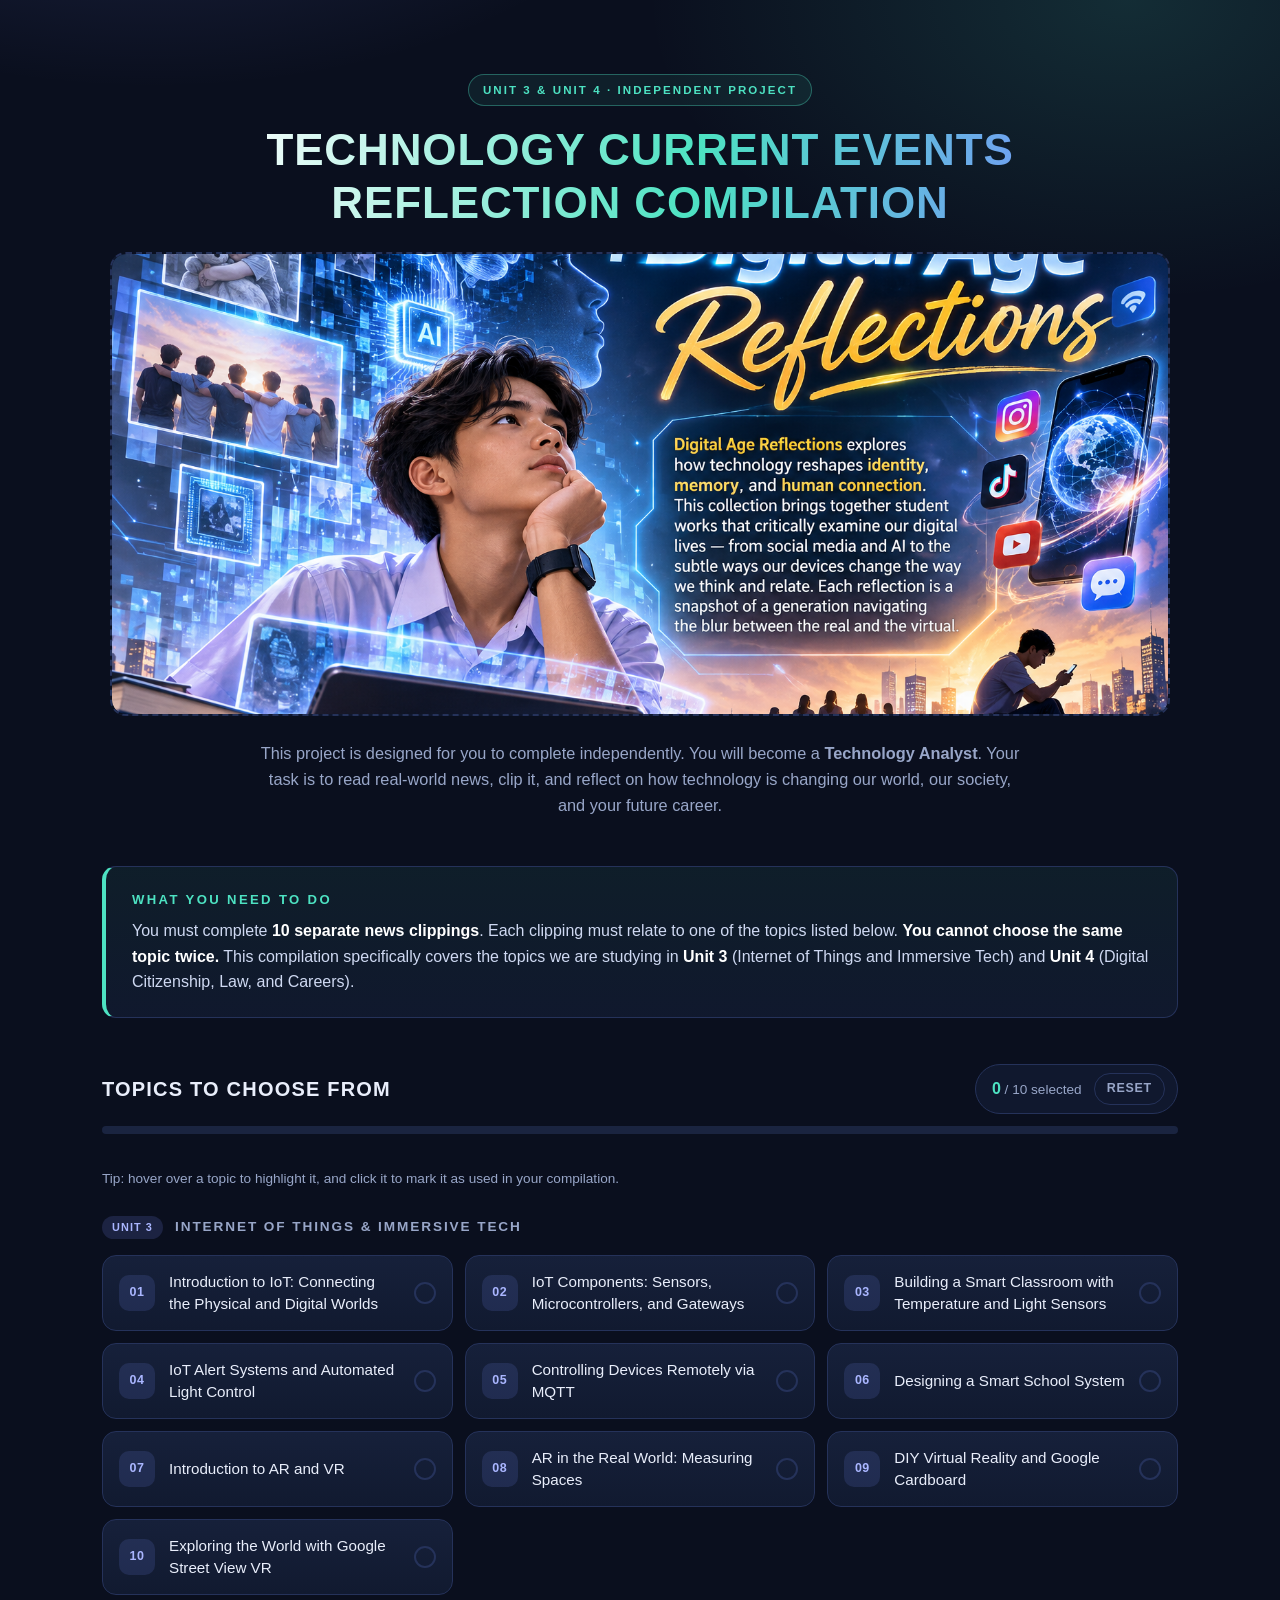
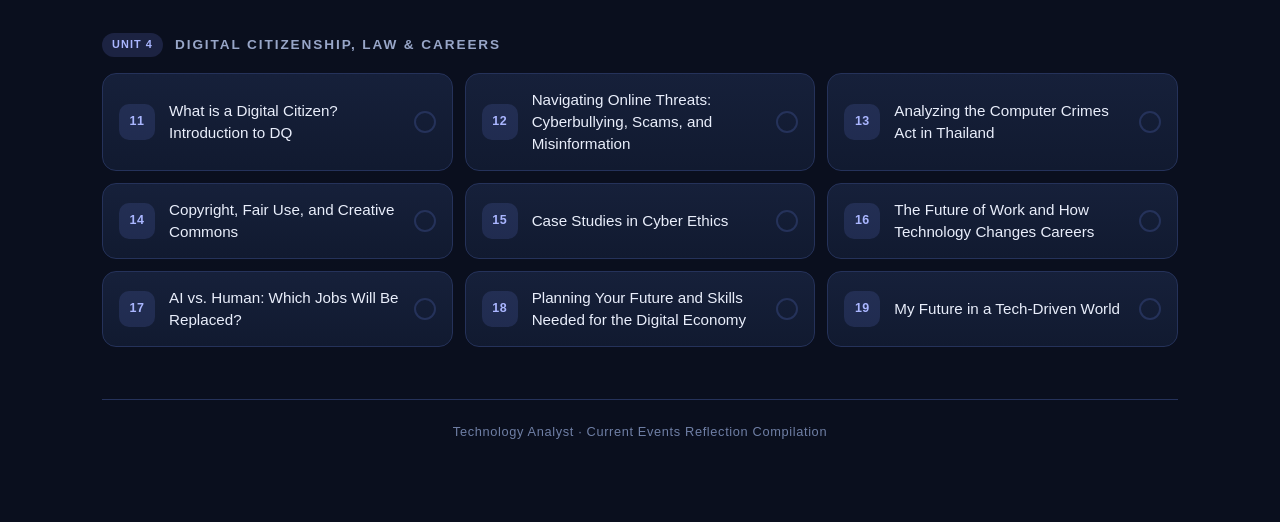
<file: index.html>
<!DOCTYPE html>
<html lang="en">
<head>
<meta charset="UTF-8">
<meta name="viewport" content="width=device-width, initial-scale=1.0">
<title>Technology Current Events Reflection Compilation</title>
<style>
  :root{
    --bg:#0a0f1e;
    --panel:#111a30;
    --panel-2:#16203a;
    --line:#25325a;
    --text:#e9eefb;
    --muted:#98a6c8;
    --accent:#4de2c2;
    --accent-2:#7b8cff;
    --warn:#ffb648;
  }

  *{ box-sizing:border-box; }

  html,body{ margin:0; padding:0; }

  body{
    min-height:100vh;
    background:
      radial-gradient(900px 500px at 12% -10%, rgba(123,140,255,.20), transparent 60%),
      radial-gradient(800px 500px at 88% 0%, rgba(77,226,194,.14), transparent 60%),
      var(--bg);
    color:var(--text);
    font-family: "Segoe UI", Roboto, "Helvetica Neue", Arial, sans-serif;
    line-height:1.6;
    -webkit-font-smoothing:antialiased;
  }

  .page{
    max-width:1120px;
    margin:0 auto;
    padding:48px 22px 80px;
  }

  /* ---------- HERO ---------- */
  .hero{
    text-align:center;
    padding:26px 8px 10px;
  }

  .kicker{
    display:inline-block;
    margin:0 0 18px;
    padding:6px 14px;
    border:1px solid rgba(77,226,194,.35);
    border-radius:999px;
    background:rgba(77,226,194,.08);
    color:var(--accent);
    font-size:.72rem;
    font-weight:700;
    letter-spacing:.18em;
    text-transform:uppercase;
  }

  h1{
    margin:0 0 18px;
    font-size:clamp(1.5rem, 4.2vw, 2.75rem);
    line-height:1.2;
    letter-spacing:.02em;
    font-weight:800;
    background:linear-gradient(100deg, #ffffff 10%, var(--accent) 55%, var(--accent-2) 95%);
    -webkit-background-clip:text;
    background-clip:text;
    color:transparent;
    text-transform:uppercase;
  }

  /* ---------- RESPONSIVE IMAGE AFTER TITLE ---------- */
  .image-placeholder{
    /* fluid box: fills the page width and scales with the viewport */
    position:relative;
    display:flex;
    flex-direction:column;
    align-items:center;
    justify-content:center;
    gap:clamp(4px, 1vw, 12px);

    width:100%;
    max-width:100%;
    margin:22px auto 24px;
    aspect-ratio:16 / 7;
    min-height:150px;
    overflow:hidden;

    border:2px dashed var(--line);
    border-radius:16px;
    background:
      linear-gradient(180deg, rgba(17,26,48,.75), rgba(10,15,30,.75)),
      repeating-linear-gradient(
        45deg,
        rgba(77,226,194,.03) 0 10px,
        rgba(123,140,255,.03) 10px 20px
      );
    color:var(--muted);
    font-size:clamp(.68rem, 1.6vw, .85rem);
    font-weight:700;
    letter-spacing:clamp(.06em, .35vw, .14em);
    text-transform:uppercase;
    transition:border-color .2s ease, background .2s ease, color .2s ease;
  }

  .image-placeholder:hover{
    border-color:var(--accent);
    background:
      linear-gradient(180deg, rgba(17,26,48,.7), rgba(10,15,30,.7)),
      repeating-linear-gradient(
        45deg,
        rgba(77,226,194,.06) 0 10px,
        rgba(123,140,255,.06) 10px 20px
      );
    color:var(--accent);
  }

  /* the actual image: always fills the fluid box, never distorts */
  .image-placeholder img{
    position:absolute;
    inset:0;
    z-index:1;
    display:block;
    width:100%;
    height:100%;
    max-width:100%;
    object-fit:cover;        /* use `contain` if you don't want cropping */
    object-position:center;
    border-radius:14px;
  }

  /* fallback shown only if the image is missing / fails to load */
  .image-icon{
    position:relative;
    z-index:0;
    font-size:clamp(1.8rem, 6vw, 3.4rem);
    line-height:1;
    filter:drop-shadow(0 0 10px rgba(77,226,194,.25));
  }

  .image-fallback{
    position:relative;
    z-index:0;
  }

  /* Taller box on narrow screens so it doesn't get squashed */
  @media (max-width:640px){
    .image-placeholder{
      aspect-ratio:4 / 3;
      min-height:180px;
      border-radius:14px;
    }
    .image-placeholder img{ border-radius:12px; }
  }

  .lede{
    max-width:760px;
    margin:0 auto;
    color:var(--muted);
    font-size:1.02rem;
  }

  /* ---------- TASK CALLOUT ---------- */
  .task{
    margin:38px 0 46px;
    padding:22px 26px;
    border:1px solid var(--line);
    border-left:4px solid var(--accent);
    border-radius:14px;
    background:linear-gradient(180deg, rgba(77,226,194,.07), rgba(17,26,48,.85));
  }

  .task h2{
    margin:0 0 8px;
    font-size:.82rem;
    letter-spacing:.18em;
    text-transform:uppercase;
    color:var(--accent);
  }

  .task p{
    margin:0;
    color:#cfd9f2;
    font-size:1rem;
  }

  .task strong{ color:#fff; }

  /* ---------- TOPIC SECTION HEADER ---------- */
  .topics-head{
    display:flex;
    flex-wrap:wrap;
    gap:14px;
    align-items:center;
    justify-content:space-between;
    margin-bottom:6px;
  }

  .topics-head h2{
    margin:0;
    font-size:1.25rem;
    letter-spacing:.06em;
    text-transform:uppercase;
  }

  .tracker{
    display:flex;
    align-items:center;
    gap:12px;
    padding:8px 12px 8px 16px;
    border:1px solid var(--line);
    border-radius:999px;
    background:rgba(17,26,48,.9);
    font-size:.85rem;
    color:var(--muted);
    transition:border-color .25s, color .25s, background .25s;
  }

  .tracker #count{
    font-weight:800;
    font-size:1rem;
    color:var(--accent);
  }

  .tracker.done{
    border-color:rgba(77,226,194,.6);
    background:rgba(77,226,194,.12);
    color:var(--accent);
  }

  .tracker.done #count{ color:#fff; }

  .tracker.shake{ animation:shake .4s ease; }

  @keyframes shake{
    0%,100%{ transform:translateX(0); }
    25%{ transform:translateX(-6px); }
    50%{ transform:translateX(6px); }
    75%{ transform:translateX(-4px); }
  }

  #reset{
    font:inherit;
    font-size:.78rem;
    font-weight:700;
    letter-spacing:.06em;
    text-transform:uppercase;
    color:var(--muted);
    background:transparent;
    border:1px solid var(--line);
    border-radius:999px;
    padding:5px 12px;
    cursor:pointer;
    transition:.2s;
  }

  #reset:hover{
    color:var(--accent);
    border-color:var(--accent);
    background:rgba(77,226,194,.1);
  }

  .progress{
    height:8px;
    margin:12px 0 34px;
    border-radius:999px;
    background:#1a2440;
    overflow:hidden;
  }

  .progress > i{
    display:block;
    height:100%;
    width:0;
    border-radius:999px;
    background:linear-gradient(90deg, var(--accent), var(--accent-2));
    transition:width .35s ease;
  }

  /* ---------- GROUPS ---------- */
  .group{ margin-bottom:38px; }

  .group-title{
    display:flex;
    align-items:center;
    gap:12px;
    margin:0 0 16px;
    font-size:.85rem;
    font-weight:700;
    letter-spacing:.14em;
    text-transform:uppercase;
    color:var(--muted);
  }

  .chip{
    flex:0 0 auto;
    padding:3px 10px;
    border-radius:999px;
    background:rgba(123,140,255,.16);
    color:#aab6ff;
    font-size:.68rem;
    letter-spacing:.1em;
  }

  /* ---------- TOPIC CARDS ---------- */
  .grid{
    display:grid;
    grid-template-columns:repeat(auto-fill, minmax(290px, 1fr));
    gap:12px;
  }

  .topic{
    position:relative;
    display:flex;
    align-items:center;
    gap:14px;
    width:100%;
    padding:15px 16px;
    font:inherit;
    font-size:.95rem;
    text-align:left;
    color:var(--text);
    background:linear-gradient(180deg, var(--panel-2), var(--panel));
    border:1px solid var(--line);
    border-radius:14px;
    cursor:pointer;
    transition:transform .18s ease, border-color .18s ease,
               box-shadow .18s ease, background .18s ease;
  }

  .topic:hover{
    transform:translateY(-4px);
    border-color:var(--accent);
    background:linear-gradient(180deg, #1b2848, #141d36);
    box-shadow:0 14px 28px -16px rgba(77,226,194,.75),
               0 0 0 1px rgba(77,226,194,.25) inset;
  }

  .topic:focus-visible{
    outline:2px solid var(--accent);
    outline-offset:3px;
  }

  .num{
    flex:0 0 auto;
    display:grid;
    place-items:center;
    width:36px;
    height:36px;
    border-radius:10px;
    background:rgba(123,140,255,.14);
    color:#aab6ff;
    font-size:.78rem;
    font-weight:800;
    letter-spacing:.04em;
    transition:.18s;
  }

  .topic:hover .num{
    background:var(--accent);
    color:#06121a;
  }

  .title{
    flex:1 1 auto;
    line-height:1.45;
  }

  .check{
    flex:0 0 auto;
    display:grid;
    place-items:center;
    width:22px;
    height:22px;
    border:2px solid var(--line);
    border-radius:50%;
    transition:.18s;
  }

  .check::after{
    content:"✓";
    font-size:.75rem;
    font-weight:900;
    color:#06121a;
    opacity:0;
    transform:scale(.4);
    transition:.18s;
  }

  .topic:hover .check{ border-color:var(--accent); }

  /* selected state */
  .topic.selected{
    border-color:var(--accent-2);
    background:linear-gradient(180deg, rgba(123,140,255,.22), rgba(17,26,48,.95));
    box-shadow:0 0 0 1px rgba(123,140,255,.45) inset;
  }

  .topic.selected .num{
    background:var(--accent-2);
    color:#06121a;
  }

  .topic.selected .check{
    background:var(--accent-2);
    border-color:var(--accent-2);
  }

  .topic.selected .check::after{
    opacity:1;
    transform:scale(1);
  }

  .hint{
    margin:0 0 26px;
    font-size:.85rem;
    color:var(--muted);
  }

  footer{
    margin-top:52px;
    padding-top:22px;
    border-top:1px solid var(--line);
    text-align:center;
    font-size:.8rem;
    color:#6f7fa5;
    letter-spacing:.05em;
  }

  @media (prefers-reduced-motion: reduce){
    *{ animation:none !important; transition:none !important; }
    .topic:hover{ transform:none; }
  }
</style>
</head>
<body>

<div class="page">

  <header class="hero">
    <p class="kicker">Unit 3 &amp; Unit 4 · Independent Project</p>
    <h1>Technology Current Events<br>Reflection Compilation</h1>

    <!-- RESPONSIVE IMAGE AFTER THE TITLE -->
    <figure class="image-placeholder">
      <span class="image-icon" aria-hidden="true">🖼️</span>
      <span class="image-fallback">Project image</span>
      <img
        src="/img/Digital-Age-Reflections-Poster.png"
        alt="Digital Age Reflections poster"
        loading="eager"
        decoding="async"
        onerror="this.style.display='none'">
    </figure>

    <p class="lede">
      This project is designed for you to complete independently. You will become a
      <strong>Technology Analyst</strong>. Your task is to read real-world news, clip it,
      and reflect on how technology is changing our world, our society, and your future career.
    </p>
  </header>

  <section class="task">
    <h2>What you need to do</h2>
    <p>
      You must complete <strong>10 separate news clippings</strong>. Each clipping must relate to
      one of the topics listed below. <strong>You cannot choose the same topic twice.</strong>
      This compilation specifically covers the topics we are studying in
      <strong>Unit 3</strong> (Internet of Things and Immersive Tech) and
      <strong>Unit 4</strong> (Digital Citizenship, Law, and Careers).
    </p>
  </section>

  <section class="topics">
    <div class="topics-head">
      <h2>Topics to choose from</h2>
      <div class="tracker" id="tracker">
        <span><span id="count">0</span> / 10 selected</span>
        <button id="reset" type="button">Reset</button>
      </div>
    </div>

    <div class="progress"><i id="bar"></i></div>

    <p class="hint">Tip: hover over a topic to highlight it, and click it to mark it as used in your compilation.</p>

    <div id="topicsRoot"></div>
  </section>

  <footer>Technology Analyst · Current Events Reflection Compilation</footer>
</div>

<script>
  /* ---------------- DATA ---------------- */
  const GROUPS = [
    {
      unit: "Unit 3",
      name: "Internet of Things &amp; Immersive Tech",
      items: [
        "Introduction to IoT: Connecting the Physical and Digital Worlds",
        "IoT Components: Sensors, Microcontrollers, and Gateways",
        "Building a Smart Classroom with Temperature and Light Sensors",
        "IoT Alert Systems and Automated Light Control",
        "Controlling Devices Remotely via MQTT",
        "Designing a Smart School System",
        "Introduction to AR and VR",
        "AR in the Real World: Measuring Spaces",
        "DIY Virtual Reality and Google Cardboard",
        "Exploring the World with Google Street View VR"
      ]
    },
    {
      unit: "Unit 4",
      name: "Digital Citizenship, Law &amp; Careers",
      items: [
        "What is a Digital Citizen? Introduction to DQ",
        "Navigating Online Threats: Cyberbullying, Scams, and Misinformation",
        "Analyzing the Computer Crimes Act in Thailand",
        "Copyright, Fair Use, and Creative Commons",
        "Case Studies in Cyber Ethics",
        "The Future of Work and How Technology Changes Careers",
        "AI vs. Human: Which Jobs Will Be Replaced?",
        "Planning Your Future and Skills Needed for the Digital Economy",
        "My Future in a Tech-Driven World"
      ]
    }
  ];

  const MAX = 10;

  /* ---------------- BUILD THE LIST ---------------- */
  const root     = document.getElementById('topicsRoot');
  const countEl  = document.getElementById('count');
  const barEl    = document.getElementById('bar');
  const tracker  = document.getElementById('tracker');
  const resetBtn = document.getElementById('reset');

  const selected = new Set();
  let index = 0;

  GROUPS.forEach(group => {
    const section = document.createElement('section');
    section.className = 'group';

    const heading = document.createElement('h3');
    heading.className = 'group-title';

    const chip = document.createElement('span');
    chip.className = 'chip';
    chip.textContent = group.unit;

    const name = document.createElement('span');
    name.innerHTML = group.name;

    heading.append(chip, name);
    section.appendChild(heading);

    const grid = document.createElement('div');
    grid.className = 'grid';

    group.items.forEach(titleText => {
      index++;
      const id = String(index);

      const btn = document.createElement('button');
      btn.type = 'button';
      btn.className = 'topic';
      btn.dataset.id = id;
      btn.setAttribute('aria-pressed', 'false');

      const num = document.createElement('span');
      num.className = 'num';
      num.textContent = String(index).padStart(2, '0');

      const title = document.createElement('span');
      title.className = 'title';
      title.textContent = titleText;

      const check = document.createElement('span');
      check.className = 'check';
      check.setAttribute('aria-hidden', 'true');

      btn.append(num, title, check);
      btn.addEventListener('click', () => toggleTopic(btn));
      grid.appendChild(btn);
    });

    section.appendChild(grid);
    root.appendChild(section);
  });

  /* ---------------- INTERACTION ---------------- */
  function toggleTopic(btn) {
    const id = btn.dataset.id;

    if (selected.has(id)) {
      selected.delete(id);
      btn.classList.remove('selected');
      btn.setAttribute('aria-pressed', 'false');
    } else {
      if (selected.size >= MAX) {
        flashTracker();
        return;
      }
      selected.add(id);
      btn.classList.add('selected');
      btn.setAttribute('aria-pressed', 'true');
    }
    updateTracker();
  }

  function updateTracker() {
    const n = selected.size;
    countEl.textContent = n;
    barEl.style.width = (n / MAX * 100) + '%';
    tracker.classList.toggle('done', n === MAX);
  }

  function flashTracker() {
    tracker.classList.remove('shake');
    void tracker.offsetWidth;
    tracker.classList.add('shake');
    setTimeout(() => tracker.classList.remove('shake'), 450);
  }

  resetBtn.addEventListener('click', () => {
    selected.clear();
    document.querySelectorAll('.topic.selected').forEach(el => {
      el.classList.remove('selected');
      el.setAttribute('aria-pressed', 'false');
    });
    updateTracker();
  });

  updateTracker();
</script>

</body>
</html>
</file>
